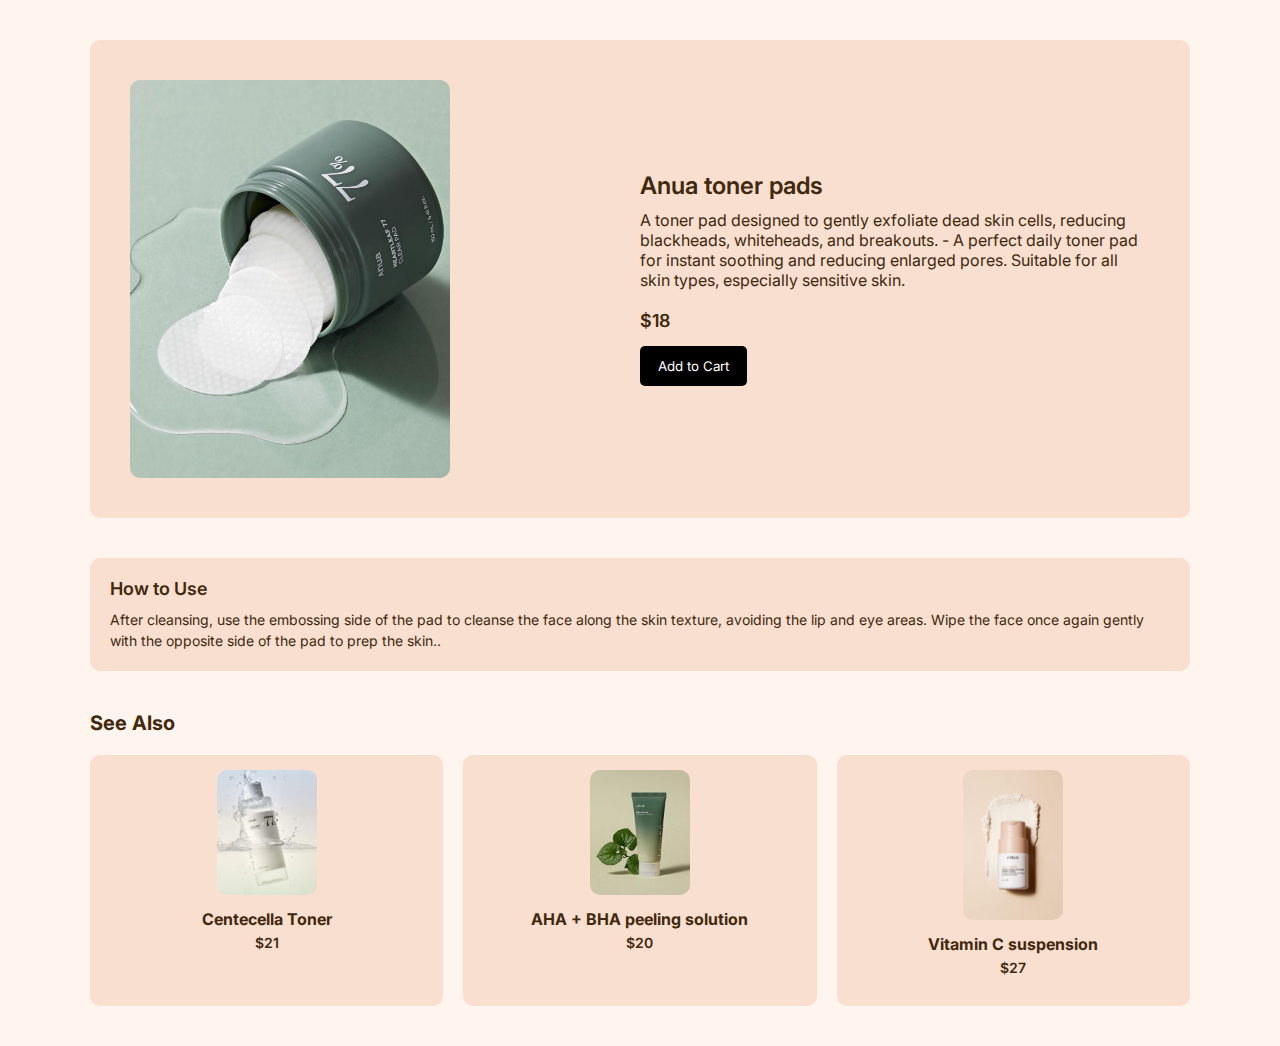
<file: anua.html>
<!DOCTYPE html>
<html lang="en">
<head>
    <meta charset="UTF-8">
    <meta name="viewport" content="width=device-width, initial-scale=1.0">
    <title>Product Page</title>
    <link href="https://fonts.googleapis.com/css2?family=Inter:wght@300;400;600&display=swap" rel="stylesheet">
    <style>
        * {
            margin: 0;
            padding: 0;
            box-sizing: border-box;
            font-family: 'Inter', sans-serif;
        }
        body {
            background-color:#fff4ee;
            color: #42280c;
            padding: 40px;
        }
        .container {
            max-width: 1100px;
            margin: 0 auto;
        }
        .product {
            display: flex;
            justify-content: space-between;
            align-items: center;
            background:#f8dfd0;
            padding: 40px;
            border-radius: 10px;
        }
        .product img {
            max-width: 320px;
            border-radius: 10px;
        }
        .details {
            max-width: 50%;
        }
        .details h1 {
            font-size: 24px;
            font-weight: 600;
            margin-bottom: 10px;
        }
        .price {
            font-size: 18px;
            font-weight: 600;
            margin-bottom: 15px;
        }
        .buttons {
            display: flex;
            gap: 10px;
        }
        .buttons button {
            background: black;
            color: white;
            border: none;
            padding: 12px 18px;
            border-radius: 5px;
            cursor: pointer;
        }
        .buttons button:hover {
            background: #444;
        }
        .info-section {
            margin-top: 40px;
            background:#f8dfd0;
            padding: 20px;
            border-radius: 10px;
        }
        .info-section h2 {
            font-size: 18px;
            font-weight: 600;
            margin-bottom: 10px;
        }
        .info-section p {
            font-size: 14px;
            line-height: 1.5;
        }
        .see-also {
            margin-top: 40px;
        }
        .see-also h2 {
            font-size: 20px;
            margin-bottom: 20px;
        }
        .related-products {
            display: flex;
            gap: 20px;
        }
        .related-product {
            background:#f8dfd0;
            padding: 15px;
            border-radius: 10px;
            text-align: center;
            flex: 1;
        }
        .related-product img {
            max-width: 100px;
            border-radius: 10px;
        }
        .related-product h3 {
            font-size: 16px;
            margin-top: 10px;
        }
        .related-product .price {
            font-size: 14px;
            font-weight: 600;
            margin-top: 5px;
        }
    </style>
</head>
<body>
    <div class="container">
        <div class="product">
            <img src="images/anuanew-1.jpeg" alt="Shower Cream">
            <div class="details">
                <h1>Anua toner pads</h1>
                <p>A toner pad designed to gently exfoliate dead skin cells, reducing blackheads, whiteheads, and breakouts. - A perfect daily toner pad for instant soothing and reducing enlarged pores. Suitable for all skin types, especially sensitive skin.</p><br>
                <p class="price">$18</p>
                <div class="buttons">
                    <a href="client.html">
                        <button>Add to Cart</button></a>
                </div>
            </div>
        </div>
        <div class="info-section">
            <h2>How to Use</h2>
            <p>After cleansing, use the embossing side of the pad to cleanse the face along the skin texture, avoiding the lip and eye areas.
                Wipe the face once again gently with the opposite side of the pad to prep the skin..</p>
        </div>
        <div class="see-also">
            <h2>See Also</h2>
            <div class="related-products">
                <div class="related-product">
                    <img src="images/anuanew-2.jpeg" alt="Shampoo">
                    <h3>Centecella Toner</h3>
                    <p class="price">$21</p>
                </div>
                <div class="related-product">
                    <img src="images/anuanew-3.jpeg" alt="Conditioner">
                    <h3>AHA + BHA peeling solution</h3>
                    <p class="price">$20</p>
                </div>
                <div class="related-product">
                    <img src="images/anuanew-4.jpeg" alt="Hair Mask">
                    <h3>Vitamin C suspension</h3>
                    <p class="price">$27</p>
                </div>
            </div>
        </div>
    </div>
</body>
</html>
</file>
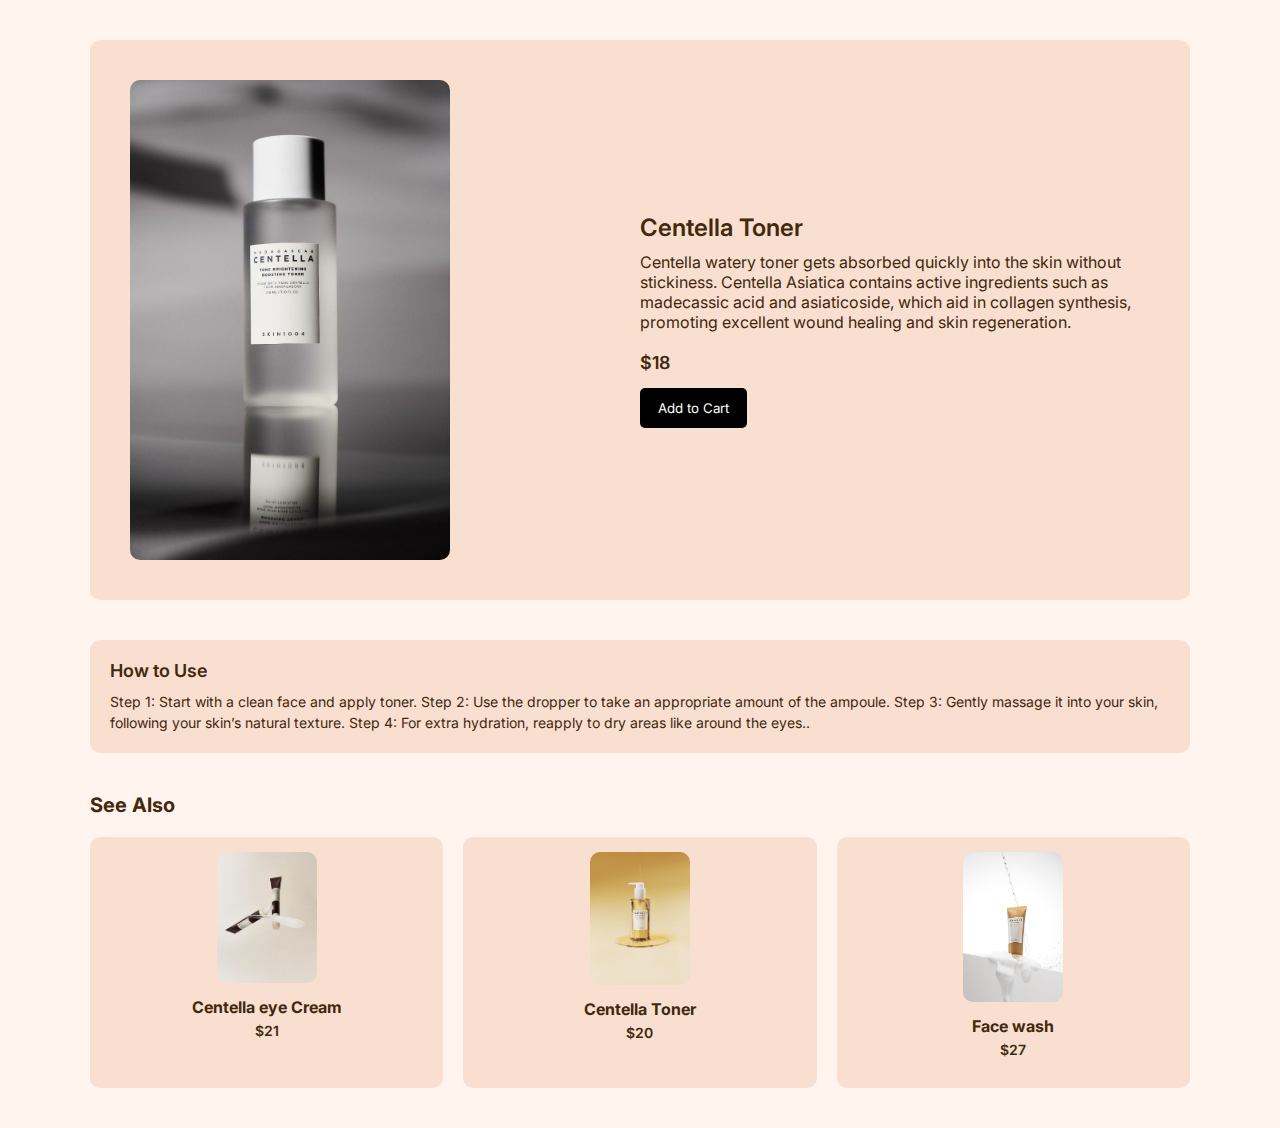
<file: centella.html>
<!DOCTYPE html>
<html lang="en">
<head>
    <meta charset="UTF-8">
    <meta name="viewport" content="width=device-width, initial-scale=1.0">
    <title>Product Page</title>
    <link href="https://fonts.googleapis.com/css2?family=Inter:wght@300;400;600&display=swap" rel="stylesheet">
    <style>
        * {
            margin: 0;
            padding: 0;
            box-sizing: border-box;
            font-family: 'Inter', sans-serif;
        }
        body {
            background-color:#fff4ee;
            color: #42280c;
            padding: 40px;
        }
        .container {
            max-width: 1100px;
            margin: 0 auto;
        }
        .product {
            display: flex;
            justify-content: space-between;
            align-items: center;
            background:#f8dfd0;
            padding: 40px;
            border-radius: 10px;
        }
        .product img {
            max-width: 320px;
            border-radius: 10px;
        }
        .details {
            max-width: 50%;
        }
        .details h1 {
            font-size: 24px;
            font-weight: 600;
            margin-bottom: 10px;
        }
        .price {
            font-size: 18px;
            font-weight: 600;
            margin-bottom: 15px;
        }
        .buttons {
            display: flex;
            gap: 10px;
        }
        .buttons button {
            background: black;
            color: white;
            border: none;
            padding: 12px 18px;
            border-radius: 5px;
            cursor: pointer;
        }
        .buttons button:hover {
            background: #444;
        }
        .info-section {
            margin-top: 40px;
            background:#f8dfd0;
            padding: 20px;
            border-radius: 10px;
        }
        .info-section h2 {
            font-size: 18px;
            font-weight: 600;
            margin-bottom: 10px;
        }
        .info-section p {
            font-size: 14px;
            line-height: 1.5;
        }
        .see-also {
            margin-top: 40px;
        }
        .see-also h2 {
            font-size: 20px;
            margin-bottom: 20px;
        }
        .related-products {
            display: flex;
            gap: 20px;
        }
        .related-product {
            background:#f8dfd0;
            padding: 15px;
            border-radius: 10px;
            text-align: center;
            flex: 1;
        }
        .related-product img {
            max-width: 100px;
            border-radius: 10px;
        }
        .related-product h3 {
            font-size: 16px;
            margin-top: 10px;
        }
        .related-product .price {
            font-size: 14px;
            font-weight: 600;
            margin-top: 5px;
        }
    </style>
</head>
<body>
    <div class="container">
        <div class="product">
            <img src="images/centella-2.jpeg" alt="Shower Cream">
            <div class="details">
                <h1>Centella Toner</h1>
                <p>Centella watery toner gets absorbed quickly into the skin without stickiness. Centella Asiatica contains active ingredients such as madecassic acid and asiaticoside, which aid in collagen synthesis, promoting excellent wound healing and skin regeneration.</p><br>
                 <p class="price">$18</p>
                <div class="buttons">
                    <a href="client.html">
                    <button>Add to Cart</button></a>
                </div>
            </div>
        </div>
        <div class="info-section">
            <h2>How to Use</h2>
            <p>Step 1: Start with a clean face and apply toner. Step 2: Use the dropper to take an appropriate amount of the ampoule. Step 3: Gently massage it into your skin, following your skin’s natural texture. Step 4: For extra hydration, reapply to dry areas like around the eyes..</p>
        </div>
        <div class="see-also">
            <h2>See Also</h2>
            <div class="related-products">
                <div class="related-product">
                    <img src="images/centella-1.jpeg" alt="Shampoo">
                    <h3>Centella eye Cream</h3>
                    <p class="price">$21</p>
                </div>
                <div class="related-product">
                    <img src="images/centella-3.jpeg" alt="Conditioner">
                    <h3>Centella Toner</h3>
                    <p class="price">$20</p>
                </div>
                <div class="related-product">
                    <img src="images/centella-4.jpeg" alt="Hair Mask">
                    <h3>Face wash</h3>
                    <p class="price">$27</p>
                </div>
            </div>
        </div>
    </div>
</body>
</html>
</file>
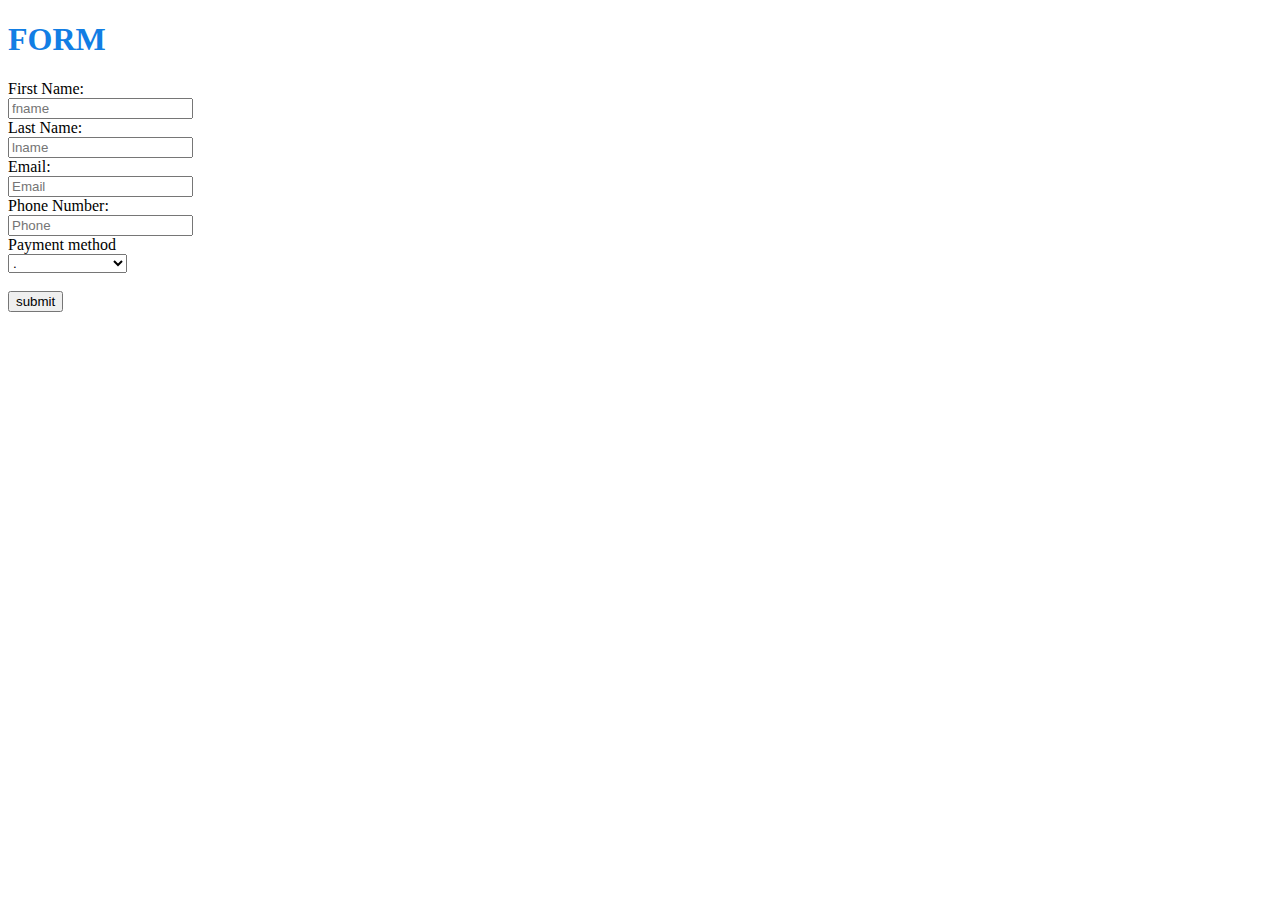
<file: client.html>
<!DOCTYPE html>
<html>
<head>
  <title>form</title>
  <meta name="viewport" content="width=device-width, initial-scale=1">
</head>
<body>
  <div id="container">
    <h1 style="color:  rgb(18, 126, 228);">FORM</h1>
    
    <form action="form.php" method="post">
      <label for="fname"> First Name:</label><br>
      <input type="text" name="fname" placeholder="fname"> <br>
      <label for="lname">Last Name:</label><br>
      <input type="text" name="lname" placeholder="lname"> <br>

      <label for="email">Email:</label><br>
      <input type="email" name="email" placeholder="Email"> <br>

      <label for="phone">Phone Number:</label> <br>
      <input type="tel" name="phone"  placeholder="Phone" required><br>
      
      <label for="service">Payment method</label> <br>
      <select name="service" required>
        <option value="none ">.</option>
        <option value="cash on delivery">cash on delivery</option>
        <option value="UPI">UPI</option>
        <option value="Net banking">Net banking</option>
    
      </select>
<BR> <BR>
     
      <input type="submit" value="submit">
    </form>
  </div>
</body>
</html>
</file>
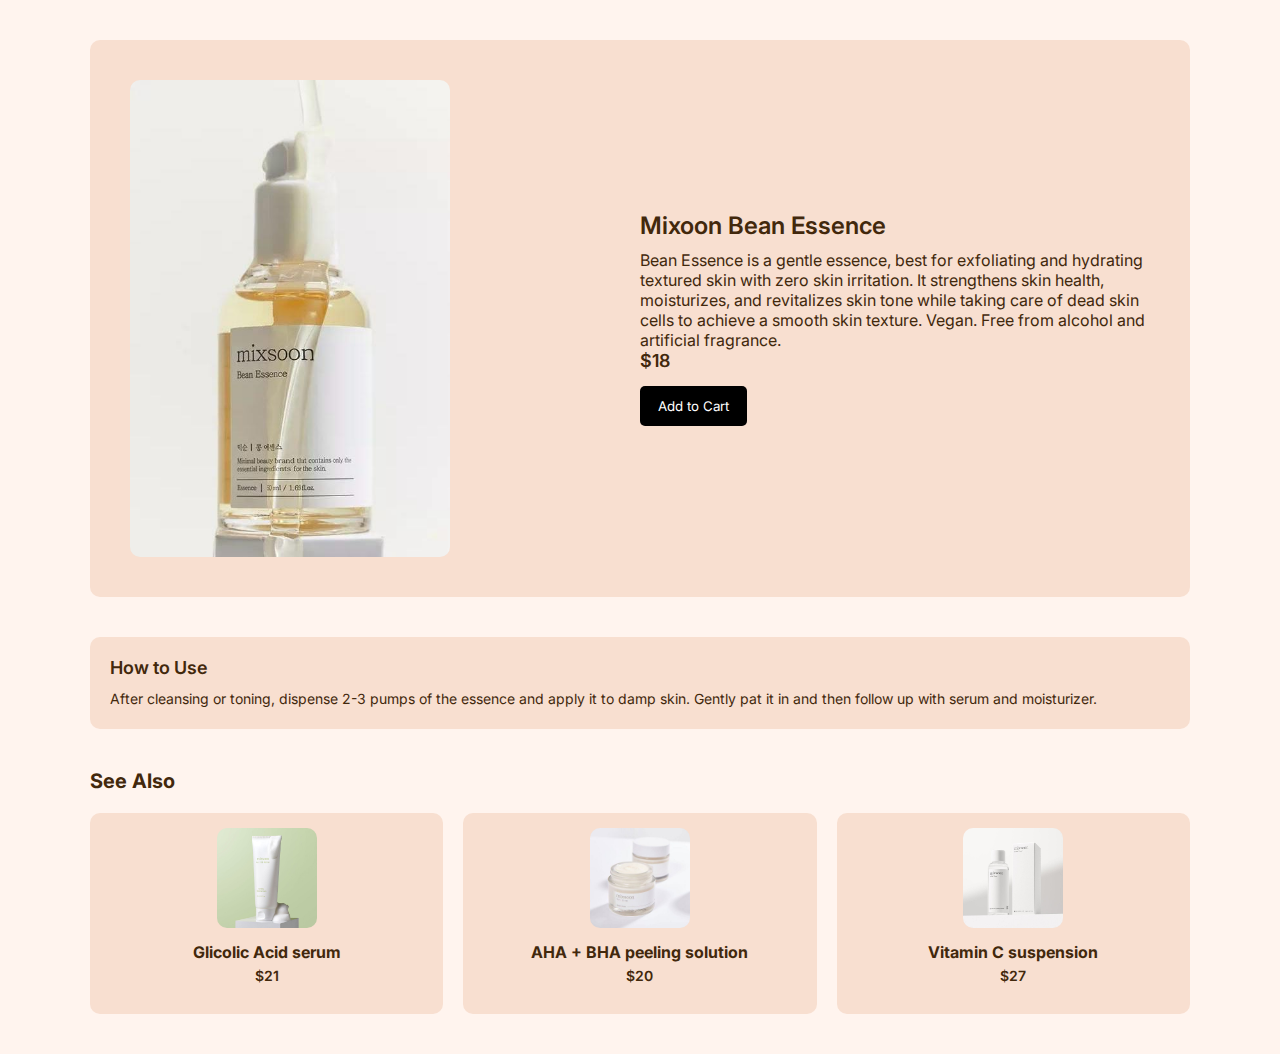
<file: mixsooni.html>
<!DOCTYPE html>
<html lang="en">
<head>
    <meta charset="UTF-8">
    <meta name="viewport" content="width=device-width, initial-scale=1.0">
    <title>Product Page</title>
    <link href="https://fonts.googleapis.com/css2?family=Inter:wght@300;400;600&display=swap" rel="stylesheet">
    <style>
        * {
            margin: 0;
            padding: 0;
            box-sizing: border-box;
            font-family: 'Inter', sans-serif;
        }
        body {
            background-color:#fff4ee;
            color: #42280c;
            padding: 40px;
        }
        .container {
            max-width: 1100px;
            margin: 0 auto;
        }
        .product {
            display: flex;
            justify-content: space-between;
            align-items: center;
            background:#f8dfd0;
            padding: 40px;
            border-radius: 10px;
        }
        .product img {
            max-width: 320px;
            border-radius: 10px;
        }
        .details {
            max-width: 50%;
        }
        .details h1 {
            font-size: 24px;
            font-weight: 600;
            margin-bottom: 10px;
        }
        .price {
            font-size: 18px;
            font-weight: 600;
            margin-bottom: 15px;
        }
        .buttons {
            display: flex;
            gap: 10px;
        }
        .buttons button {
            background: black;
            color: white;
            border: none;
            padding: 12px 18px;
            border-radius: 5px;
            cursor: pointer;
        }
        .buttons button:hover {
            background: #444;
        }
        .info-section {
            margin-top: 40px;
            background:#f8dfd0;
            padding: 20px;
            border-radius: 10px;
        }
        .info-section h2 {
            font-size: 18px;
            font-weight: 600;
            margin-bottom: 10px;
        }
        .info-section p {
            font-size: 14px;
            line-height: 1.5;
        }
        .see-also {
            margin-top: 40px;
        }
        .see-also h2 {
            font-size: 20px;
            margin-bottom: 20px;
        }
        .related-products {
            display: flex;
            gap: 20px;
        }
        .related-product {
            background:#f8dfd0;
            padding: 15px;
            border-radius: 10px;
            text-align: center;
            flex: 1;
        }
        .related-product img {
            max-width: 100px;
            border-radius: 10px;
        }
        .related-product h3 {
            font-size: 16px;
            margin-top: 10px;
        }
        .related-product .price {
            font-size: 14px;
            font-weight: 600;
            margin-top: 5px;
        }
    </style>
</head>
<body>
    <div class="container">
        <div class="product">
            <img src="images/mixoon.jpeg" alt="Shower Cream">
            <div class="details">
                <h1>Mixoon Bean Essence</h1>
                <p>Bean Essence is a gentle essence, best for exfoliating and hydrating textured skin with zero skin irritation. It strengthens skin health, moisturizes, and revitalizes skin tone while taking care of dead skin cells to achieve a smooth skin texture. Vegan. Free from alcohol and artificial fragrance.</p>
                <p class="price">$18</p>
                <div class="buttons">
                    <a href="client.html">
                        <button>Add to Cart</button></a>
                </div>
            </div>
        </div>
        <div class="info-section">
            <h2>How to Use</h2>
            <p>After cleansing or toning, dispense 2-3 pumps of the essence and apply it to damp skin.
                Gently pat it in and then follow up with serum and moisturizer.</p>
        </div>
        <div class="see-also">
            <h2>See Also</h2>
            <div class="related-products">
                <div class="related-product">
                    <img src="images/mixoon-2.jpeg" alt="Shampoo">
                    <h3>Glicolic Acid serum</h3>
                    <p class="price">$21</p>
                </div>
                <div class="related-product">
                    <img src="images/mixoon-3.jpeg" alt="Conditioner">
                    <h3>AHA + BHA peeling solution</h3>
                    <p class="price">$20</p>
                </div>
                <div class="related-product">
                    <img src="images/mixoon-1.jpeg" alt="Hair Mask">
                    <h3>Vitamin C suspension</h3>
                    <p class="price">$27</p>
                </div>
            </div>
        </div>
    </div>
</body>
</html>
</file>
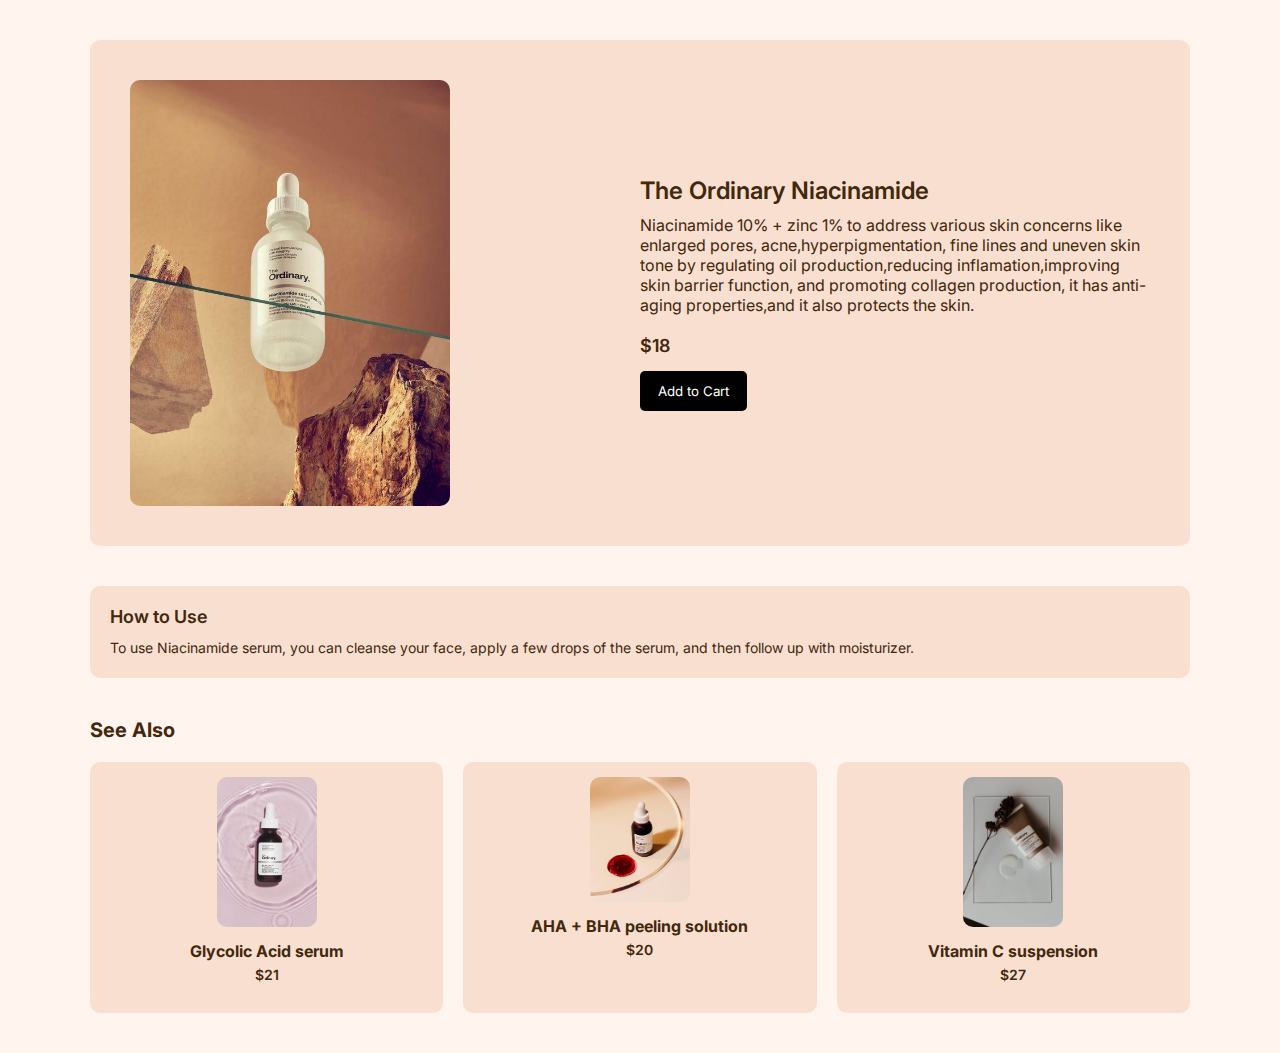
<file: ordinary.html>
<!DOCTYPE html>
<html lang="en">
<head>
    <meta charset="UTF-8">
    <meta name="viewport" content="width=device-width, initial-scale=1.0">
    <title>Product Page</title>
    <link href="https://fonts.googleapis.com/css2?family=Inter:wght@300;400;600&display=swap" rel="stylesheet">
    <style>
        * {
            margin: 0;
            padding: 0;
            box-sizing: border-box;
            font-family: 'Inter', sans-serif;
        }
        body {
            background-color:#fff4ee;
            color: #42280c;
            padding: 40px;
        }
        .container {
            max-width: 1100px;
            margin: 0 auto;
        }
        .product {
            display: flex;
            justify-content: space-between;
            align-items: center;
            background:#f8dfd0;
            padding: 40px;
            border-radius: 10px;
        }
        .product img {
            max-width: 320px;
            border-radius: 10px;
        }
        .details {
            max-width: 50%;
        }
        .details h1 {
            font-size: 24px;
            font-weight: 600;
            margin-bottom: 10px;
        }
        .price {
            font-size: 18px;
            font-weight: 600;
            margin-bottom: 15px;
        }
        .buttons {
            display: flex;
            gap: 10px;
        }
        .buttons button {
            background: black;
            color: white;
            border: none;
            padding: 12px 18px;
            border-radius: 5px;
            cursor: pointer;
        }
        .buttons button:hover {
            background: #444;
        }
        .info-section {
            margin-top: 40px;
            background:#f8dfd0;
            padding: 20px;
            border-radius: 10px;
        }
        .info-section h2 {
            font-size: 18px;
            font-weight: 600;
            margin-bottom: 10px;
        }
        .info-section p {
            font-size: 14px;
            line-height: 1.5;
        }
        .see-also {
            margin-top: 40px;
        }
        .see-also h2 {
            font-size: 20px;
            margin-bottom: 20px;
        }
        .related-products {
            display: flex;
            gap: 20px;
        }
        .related-product {
            background:#f8dfd0;
            padding: 15px;
            border-radius: 10px;
            text-align: center;
            flex: 1;
        }
        .related-product img {
            max-width: 100px;
            border-radius: 10px;
        }
        .related-product h3 {
            font-size: 16px;
            margin-top: 10px;
        }
        .related-product .price {
            font-size: 14px;
            font-weight: 600;
            margin-top: 5px;
        }
    </style>
</head>
<body>
    <div class="container">
        <div class="product">
            <img src="images/product-1.jpeg" alt="Shower Cream">
            <div class="details">
                <h1>The Ordinary Niacinamide</h1>
                <p>Niacinamide 10% + zinc 1% to address various skin concerns like enlarged pores, acne,hyperpigmentation, fine lines and uneven skin tone by regulating oil production,reducing inflamation,improving skin barrier function, and promoting collagen production, it has anti-aging properties,and it also protects the skin.</p><br>
                <p class="price">$18</p>
                <div class="buttons">
                    <a href="client.html">
                    <button>Add to Cart</button></a>
                </div>
            </div>
        </div>
        <div class="info-section">
            <h2>How to Use</h2>
            <p>To use Niacinamide serum, you can cleanse your face, apply a few drops of the serum, and then follow up with moisturizer.</p>
        </div>
        <div class="see-also">
            <h2>See Also</h2>
            <div class="related-products">
                <div class="related-product">
                    <img src="images/product-5.jpeg" alt="Shampoo">
                    <h3>Glycolic Acid serum</h3>
                    <p class="price">$21</p>
                </div>
                <div class="related-product">
                    <img src="images/product-6.jpeg" alt="Conditioner">
                    <h3>AHA + BHA peeling solution</h3>
                    <p class="price">$20</p>
                </div>
                <div class="related-product">
                    <img src="images/product-7.jpeg" alt="Hair Mask">
                    <h3>Vitamin C suspension</h3>
                    <p class="price">$27</p>
                </div>
            </div>
        </div>
    </div>
</body>
</html>
</file>
